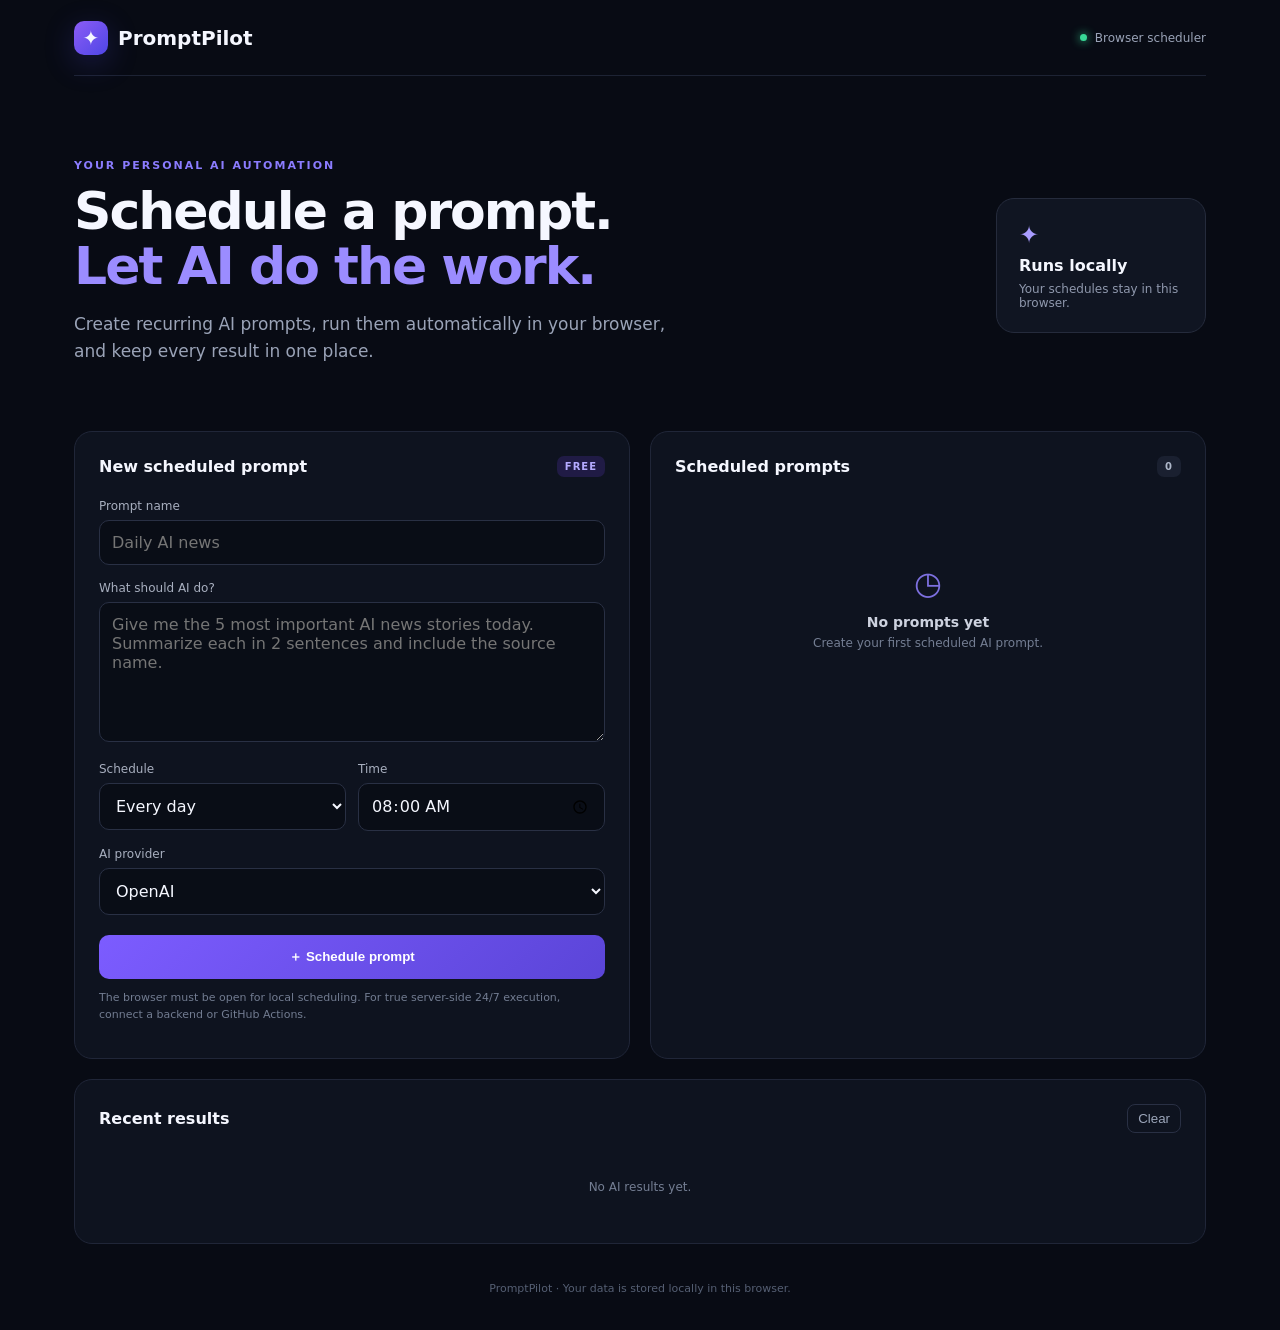
<file: index.html>
<!doctype html>
<html lang="en">
<head>
  <meta charset="UTF-8" />
  <meta name="viewport" content="width=device-width, initial-scale=1.0" />
  <meta name="theme-color" content="#0b1020" />
  <title>PromptPilot — Scheduled AI Prompts</title>
  <link rel="stylesheet" href="styles.css" />
</head>
<body>
  <div class="shell">
    <header class="topbar">
      <div class="brand"><span class="logo">✦</span><span>PromptPilot</span></div>
      <div class="status"><span class="dot"></span> Browser scheduler</div>
    </header>

    <main>
      <section class="hero">
        <div>
          <p class="eyebrow">YOUR PERSONAL AI AUTOMATION</p>
          <h1>Schedule a prompt.<br /><span>Let AI do the work.</span></h1>
          <p class="sub">Create recurring AI prompts, run them automatically in your browser, and keep every result in one place.</p>
        </div>
        <div class="hero-card"><div class="spark">✦</div><strong>Runs locally</strong><span>Your schedules stay in this browser.</span></div>
      </section>

      <section class="grid">
        <div class="panel editor">
          <div class="panel-head"><h2>New scheduled prompt</h2><span class="badge">FREE</span></div>
          <label>Prompt name</label>
          <input id="name" placeholder="Daily AI news" maxlength="80" />
          <label>What should AI do?</label>
          <textarea id="prompt" rows="6" placeholder="Give me the 5 most important AI news stories today. Summarize each in 2 sentences and include the source name."></textarea>
          <div class="row">
            <div><label>Schedule</label><select id="frequency"><option value="daily">Every day</option><option value="weekdays">Weekdays</option><option value="weekly">Every week</option><option value="once">One time</option></select></div>
            <div><label>Time</label><input id="time" type="time" value="08:00" /></div>
          </div>
          <div class="row hidden" id="dayRow"><div><label>Day of week</label><select id="weekday"><option value="1">Monday</option><option value="2">Tuesday</option><option value="3">Wednesday</option><option value="4">Thursday</option><option value="5">Friday</option><option value="6">Saturday</option><option value="0">Sunday</option></select></div><div></div></div>
          <label>AI provider</label>
          <select id="provider"><option value="openai">OpenAI</option></select>
          <button id="save" class="primary">＋ Schedule prompt</button>
          <p class="hint">The browser must be open for local scheduling. For true server-side 24/7 execution, connect a backend or GitHub Actions.</p>
        </div>

        <div class="panel schedules">
          <div class="panel-head"><h2>Scheduled prompts</h2><span id="count" class="count">0</span></div>
          <div id="empty" class="empty"><div class="empty-icon">◷</div><h3>No prompts yet</h3><p>Create your first scheduled AI prompt.</p></div>
          <div id="list"></div>
        </div>
      </section>

      <section class="panel history">
        <div class="panel-head"><h2>Recent results</h2><button id="clearHistory" class="ghost">Clear</button></div>
        <div id="history" class="history-list"><div class="empty small"><p>No AI results yet.</p></div></div>
      </section>
    </main>

    <footer>PromptPilot · Your data is stored locally in this browser.</footer>
  </div>
  <script src="app.js"></script>
</body>
</html>
</file>
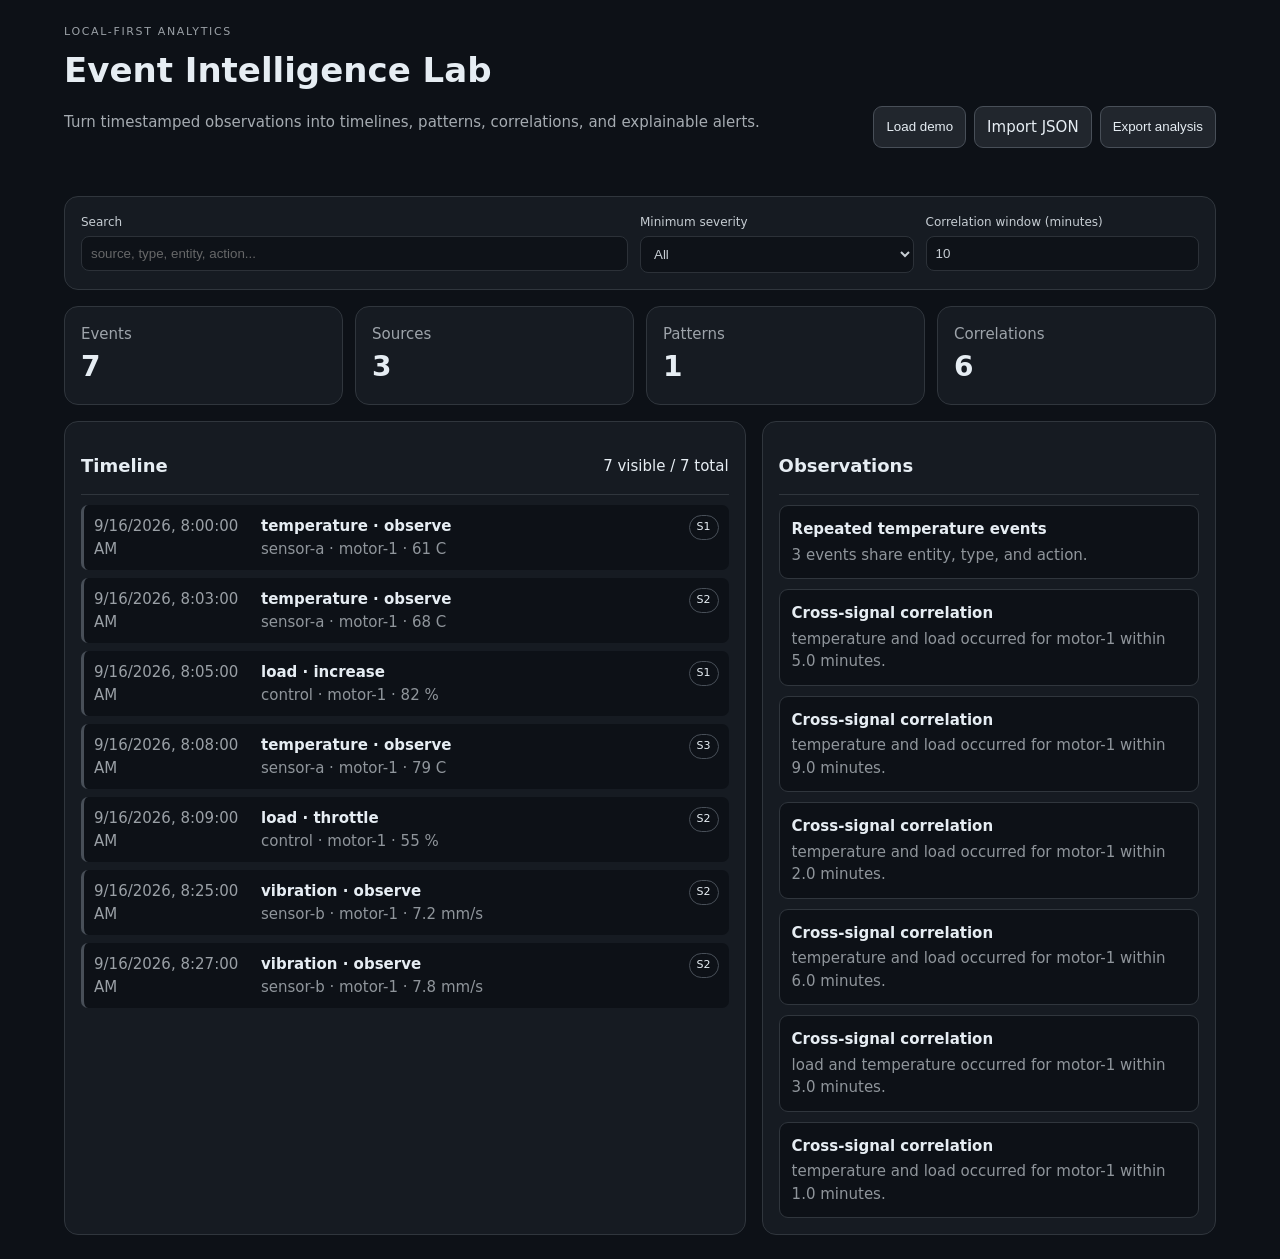
<file: event-intelligence-lab/index.html>
<!doctype html>
<html lang="en">
<head>
  <meta charset="utf-8">
  <meta name="viewport" content="width=device-width,initial-scale=1">
  <title>Event Intelligence Lab</title>
  <link rel="stylesheet" href="styles.css">
</head>
<body>
  <header>
    <div>
      <p class="eyebrow">LOCAL-FIRST ANALYTICS</p>
      <h1>Event Intelligence Lab</h1>
      <p class="subtitle">Turn timestamped observations into timelines, patterns, correlations, and explainable alerts.</p>
    </div>
    <div class="actions">
      <button id="loadDemo">Load demo</button>
      <label class="fileButton">Import JSON<input id="fileInput" type="file" accept="application/json"></label>
      <button id="export">Export analysis</button>
    </div>
  </header>

  <main>
    <section class="controls card">
      <label>Search<input id="search" placeholder="source, type, entity, action..."></label>
      <label>Minimum severity<select id="severity"><option value="0">All</option><option value="1">Info+</option><option value="2">Warning+</option><option value="3">Critical</option></select></label>
      <label>Correlation window (minutes)<input id="window" type="number" min="1" max="1440" value="10"></label>
    </section>

    <section class="metrics">
      <div class="metric card"><span>Events</span><strong id="eventCount">0</strong></div>
      <div class="metric card"><span>Sources</span><strong id="sourceCount">0</strong></div>
      <div class="metric card"><span>Patterns</span><strong id="patternCount">0</strong></div>
      <div class="metric card"><span>Correlations</span><strong id="correlationCount">0</strong></div>
    </section>

    <section class="grid">
      <article class="card">
        <div class="sectionHead"><h2>Timeline</h2><span id="status">No data</span></div>
        <div id="timeline" class="timeline"></div>
      </article>
      <article class="card">
        <div class="sectionHead"><h2>Observations</h2></div>
        <div id="observations" class="observations"></div>
      </article>
    </section>
  </main>
  <script src="app.js"></script>
</body>
</html>
</file>
<file: styles.css>
*{box-sizing:border-box}body{margin:0;background:#080b14;color:#f5f7ff;font-family:Inter,ui-sans-serif,system-ui,-apple-system,BlinkMacSystemFont,"Segoe UI",sans-serif}.shell{max-width:1180px;margin:auto;padding:0 24px}.topbar{height:76px;display:flex;align-items:center;justify-content:space-between;border-bottom:1px solid #1d2334}.brand{font-size:20px;font-weight:800;display:flex;align-items:center;gap:10px}.logo{display:grid;place-items:center;width:34px;height:34px;border-radius:10px;background:linear-gradient(135deg,#8b5cf6,#4f46e5);box-shadow:0 8px 30px #4f46e540}.status{font-size:12px;color:#9aa3b7;display:flex;gap:8px;align-items:center}.dot{width:7px;height:7px;background:#38d996;border-radius:50%;box-shadow:0 0 10px #38d996}.hero{display:flex;justify-content:space-between;gap:30px;padding:72px 0 48px}.eyebrow{color:#8b7cff;font-weight:800;font-size:11px;letter-spacing:2px}.hero h1{font-size:52px;line-height:1.05;margin:12px 0 18px;letter-spacing:-2px}.hero h1 span{color:#9b8cff}.sub{max-width:620px;color:#9aa3b7;font-size:17px;line-height:1.6}.hero-card{width:210px;align-self:center;border:1px solid #252b3c;background:#101522;border-radius:18px;padding:22px;display:flex;flex-direction:column;gap:7px}.hero-card span{font-size:12px;color:#8f98ad}.spark{font-size:24px;color:#a99cff}.grid{display:grid;grid-template-columns:1fr 1fr;gap:20px}.panel{background:#0e131f;border:1px solid #202638;border-radius:18px;padding:24px}.panel-head{display:flex;align-items:center;justify-content:space-between;margin-bottom:22px}.panel h2{font-size:16px;margin:0}.badge,.count{font-size:10px;font-weight:800;letter-spacing:1px;color:#b4aaff;background:#201b45;padding:5px 8px;border-radius:7px}.count{color:#aeb7c9;background:#1a2030}.editor label{display:block;color:#a8afbf;font-size:12px;margin:16px 0 7px}.editor input,.editor textarea,.editor select{width:100%;border:1px solid #293044;background:#090d16;color:#f5f7ff;border-radius:10px;padding:12px;font:inherit;outline:none}.editor textarea{resize:vertical}.editor input:focus,.editor textarea:focus,.editor select:focus{border-color:#7667e8}.row{display:grid;grid-template-columns:1fr 1fr;gap:12px}.primary{width:100%;margin-top:20px;border:0;border-radius:10px;padding:13px;background:linear-gradient(135deg,#7c5cff,#5b45d8);color:white;font-weight:800;cursor:pointer}.primary:hover{filter:brightness(1.1)}.hint{font-size:11px;line-height:1.5;color:#727c91}.empty{text-align:center;padding:65px 15px;color:#747e93}.empty-icon{font-size:32px;margin-bottom:12px;color:#7d70df}.empty h3{margin:0 0 6px;color:#cdd2df;font-size:14px}.empty p{margin:0;font-size:12px}.small{padding:25px}.schedule-item{border:1px solid #252b3b;background:#0a0f19;border-radius:12px;padding:15px;margin-bottom:10px}.schedule-top{display:flex;justify-content:space-between;gap:10px}.schedule-name{font-weight:750;font-size:14px}.schedule-prompt{color:#7f899d;font-size:11px;margin:8px 0;white-space:nowrap;overflow:hidden;text-overflow:ellipsis}.schedule-meta{display:flex;gap:8px;align-items:center;color:#9da6b8;font-size:11px}.delete{border:0;background:none;color:#697287;cursor:pointer}.delete:hover{color:#ff6d82}.history{margin-top:20px;margin-bottom:30px}.history-item{padding:14px 0;border-bottom:1px solid #202638}.history-item:last-child{border-bottom:0}.history-title{font-size:13px;font-weight:700}.history-date{font-size:10px;color:#697287;margin:4px 0 8px}.history-result{font-size:12px;line-height:1.55;color:#b5bdcc;white-space:pre-wrap}.ghost{border:1px solid #293044;background:none;color:#9ca6ba;border-radius:8px;padding:6px 10px;cursor:pointer}.hidden{display:none}footer{text-align:center;color:#555f73;font-size:11px;padding:8px 0 35px}@media(max-width:800px){.hero{padding:45px 0 30px}.hero h1{font-size:39px}.hero-card{display:none}.grid{grid-template-columns:1fr}.shell{padding:0 15px}}
</file>
<file: event-intelligence-lab/styles.css>
*{box-sizing:border-box}body{margin:0;font:15px/1.5 system-ui,-apple-system,Segoe UI,sans-serif;background:#0d1117;color:#e6edf3}header,main{max-width:1200px;margin:auto;padding:24px}header{display:flex;justify-content:space-between;gap:24px;align-items:end}.eyebrow{font-size:11px;letter-spacing:.15em;opacity:.65;margin:0}h1{font-size:34px;margin:4px 0}.subtitle{opacity:.7;max-width:720px}.actions{display:flex;gap:8px;flex-wrap:wrap}.card{background:#161b22;border:1px solid #30363d;border-radius:14px;padding:16px}button,.fileButton{border:1px solid #484f58;background:#21262d;color:#e6edf3;padding:9px 12px;border-radius:9px;cursor:pointer}.fileButton input{display:none}.controls{display:grid;grid-template-columns:2fr 1fr 1fr;gap:12px;margin-bottom:16px}.controls label{font-size:12px;opacity:.85}.controls input,.controls select{display:block;width:100%;margin-top:5px;background:#0d1117;border:1px solid #30363d;color:inherit;padding:9px;border-radius:8px}.metrics{display:grid;grid-template-columns:repeat(4,1fr);gap:12px;margin-bottom:16px}.metric span{display:block;opacity:.65}.metric strong{font-size:28px}.grid{display:grid;grid-template-columns:1.5fr 1fr;gap:16px}.sectionHead{display:flex;justify-content:space-between;align-items:center;border-bottom:1px solid #30363d;margin-bottom:10px}.sectionHead h2{font-size:18px}.timeline{display:grid;gap:8px;max-height:600px;overflow:auto}.event{display:grid;grid-template-columns:155px 1fr auto;gap:12px;padding:10px;border-left:3px solid #484f58;background:#0d1117;border-radius:7px}.event time{opacity:.65;font-variant-numeric:tabular-nums}.event b{display:block}.tag{font-size:11px;padding:3px 7px;border:1px solid #484f58;border-radius:99px;height:max-content}.observations{display:grid;gap:10px}.observation{padding:12px;background:#0d1117;border-radius:9px;border:1px solid #30363d}.observation strong{display:block;margin-bottom:3px}.muted{opacity:.6}@media(max-width:800px){header{display:block}.actions{margin-top:15px}.controls,.metrics,.grid{grid-template-columns:1fr}.event{grid-template-columns:1fr}.metric strong{font-size:24px}}
</file>
